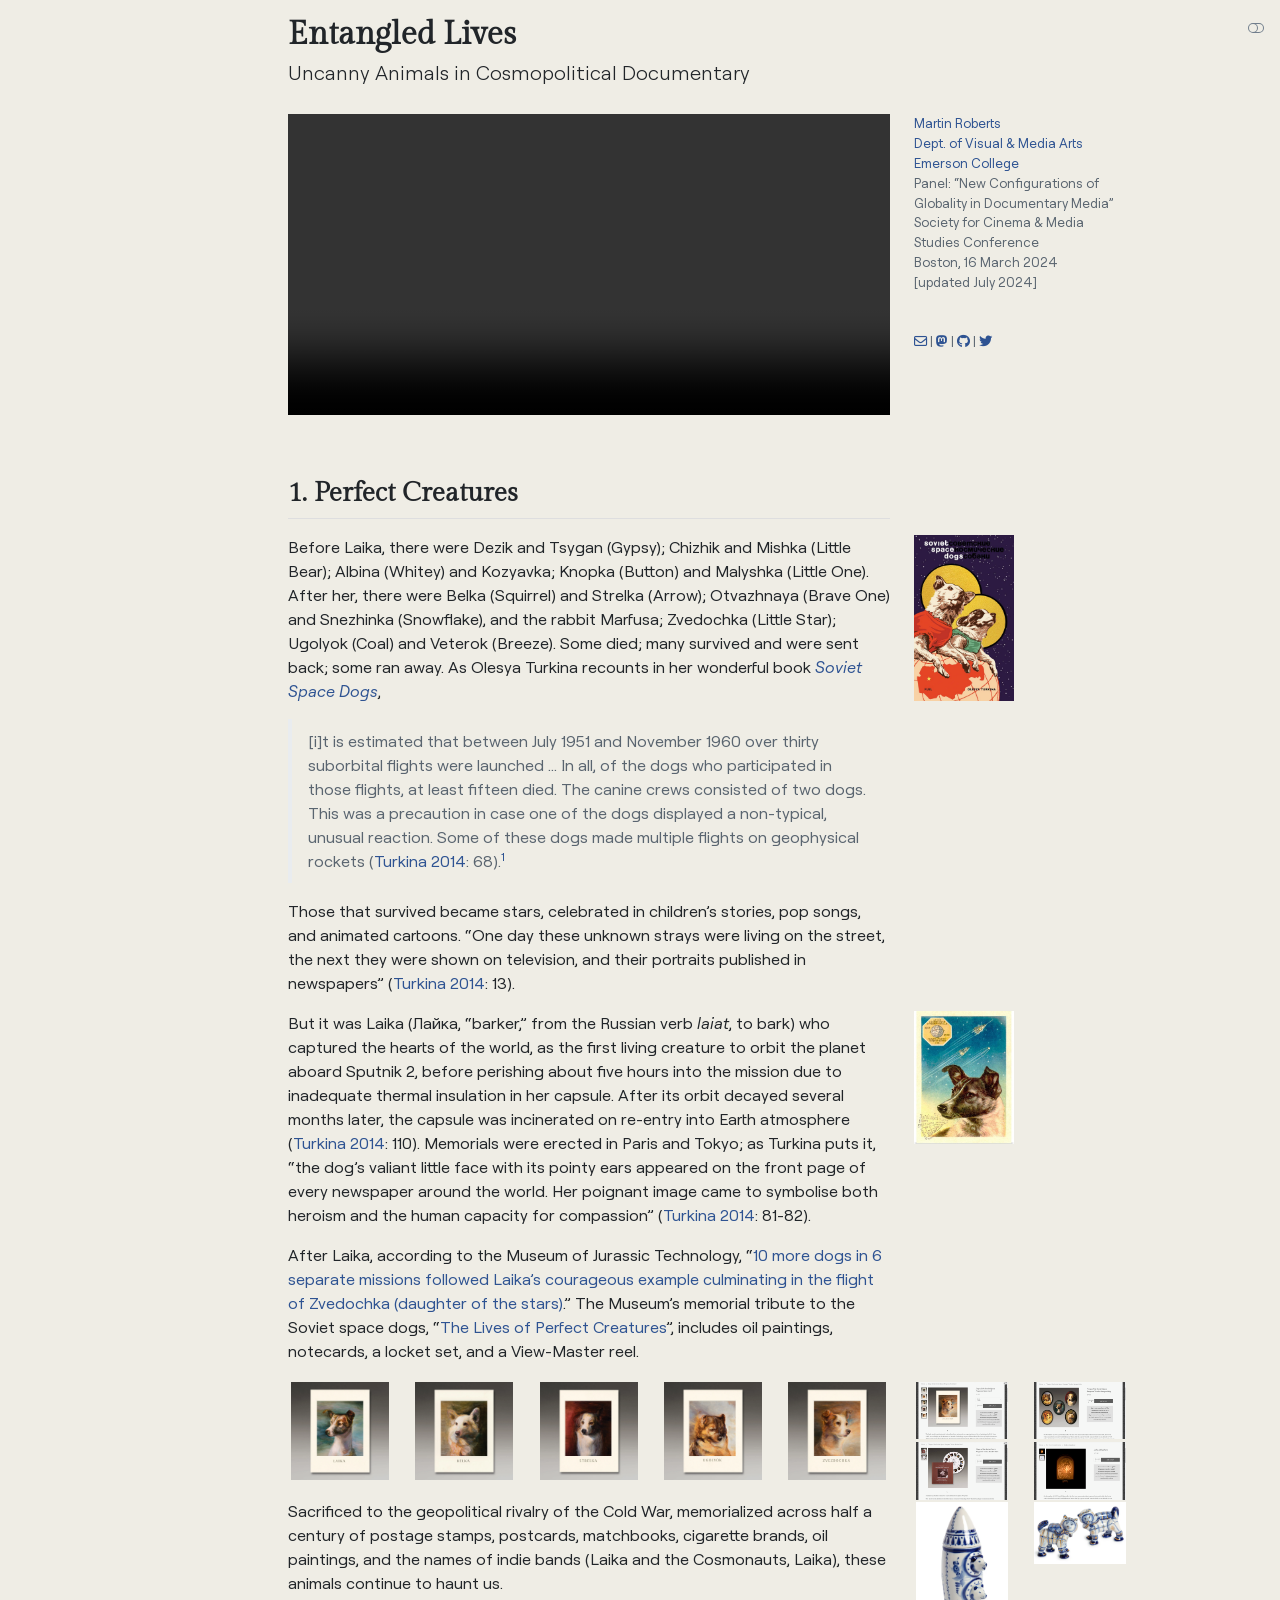
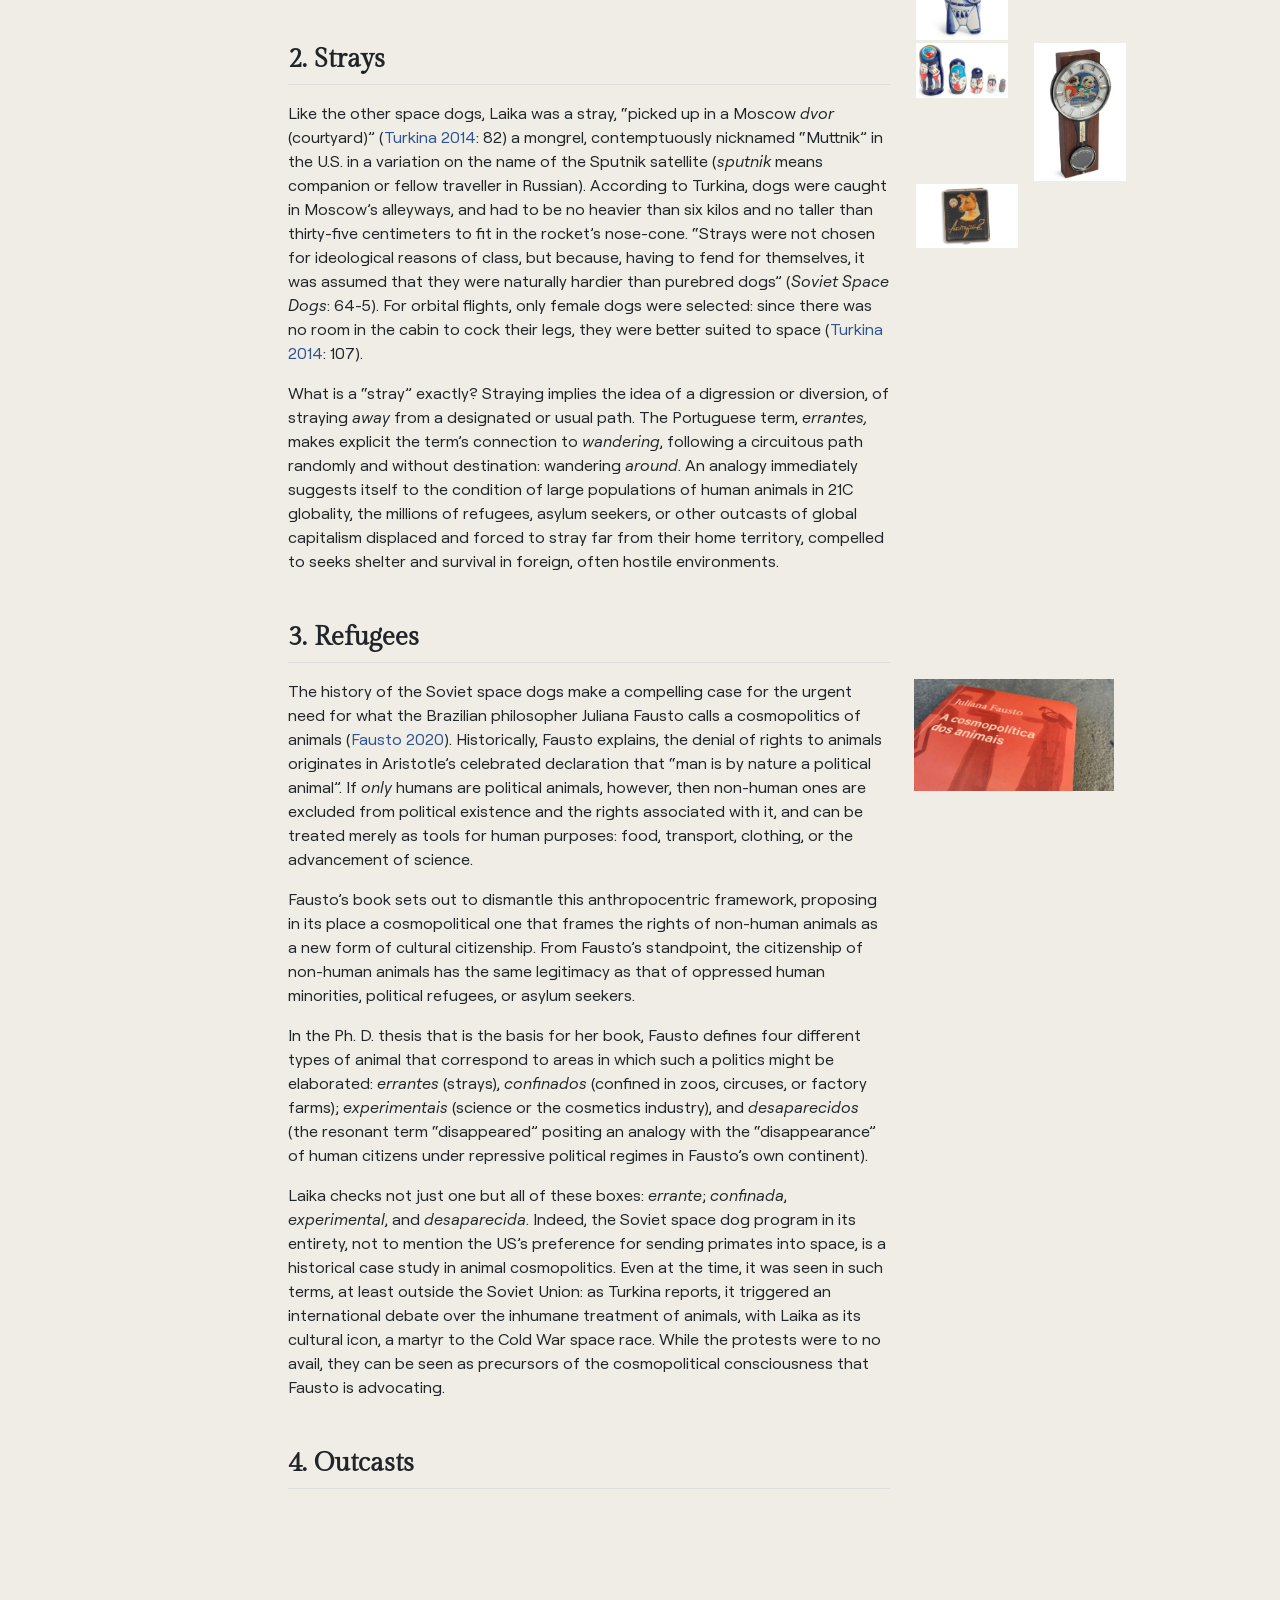
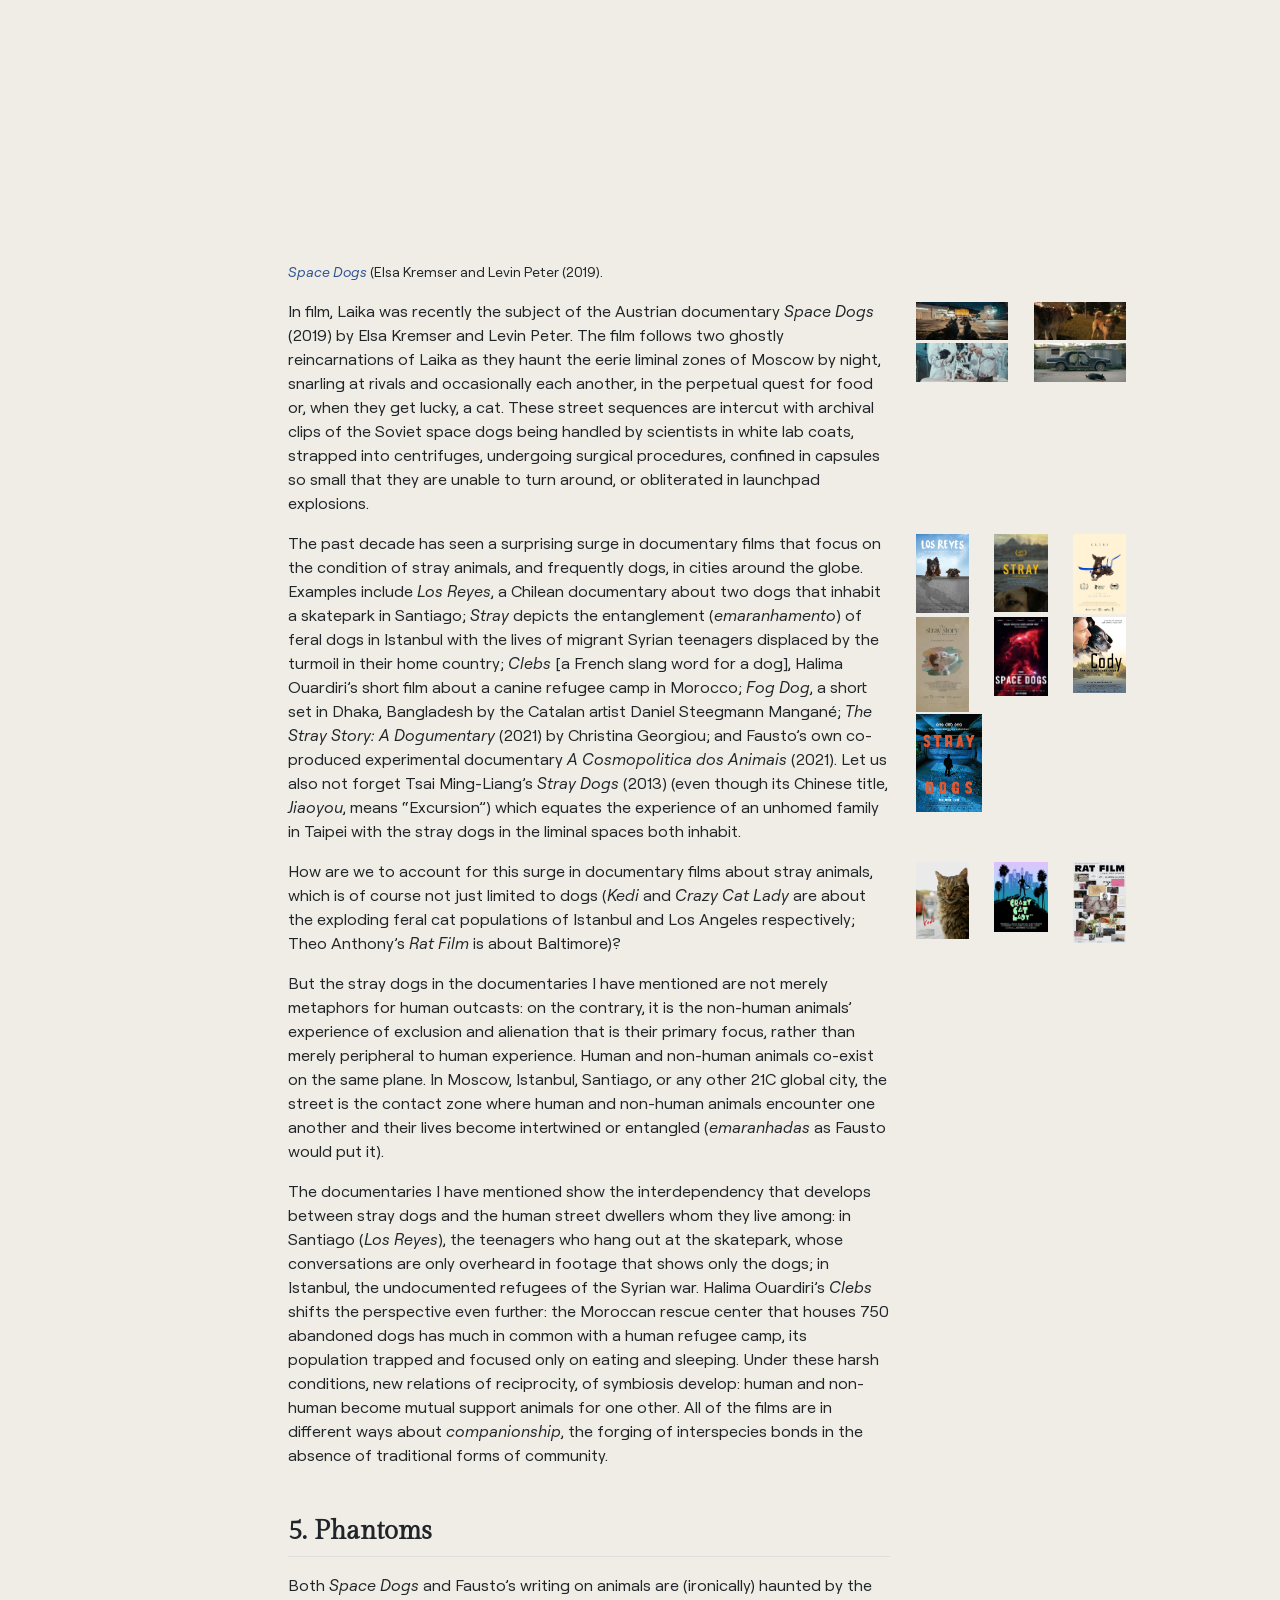
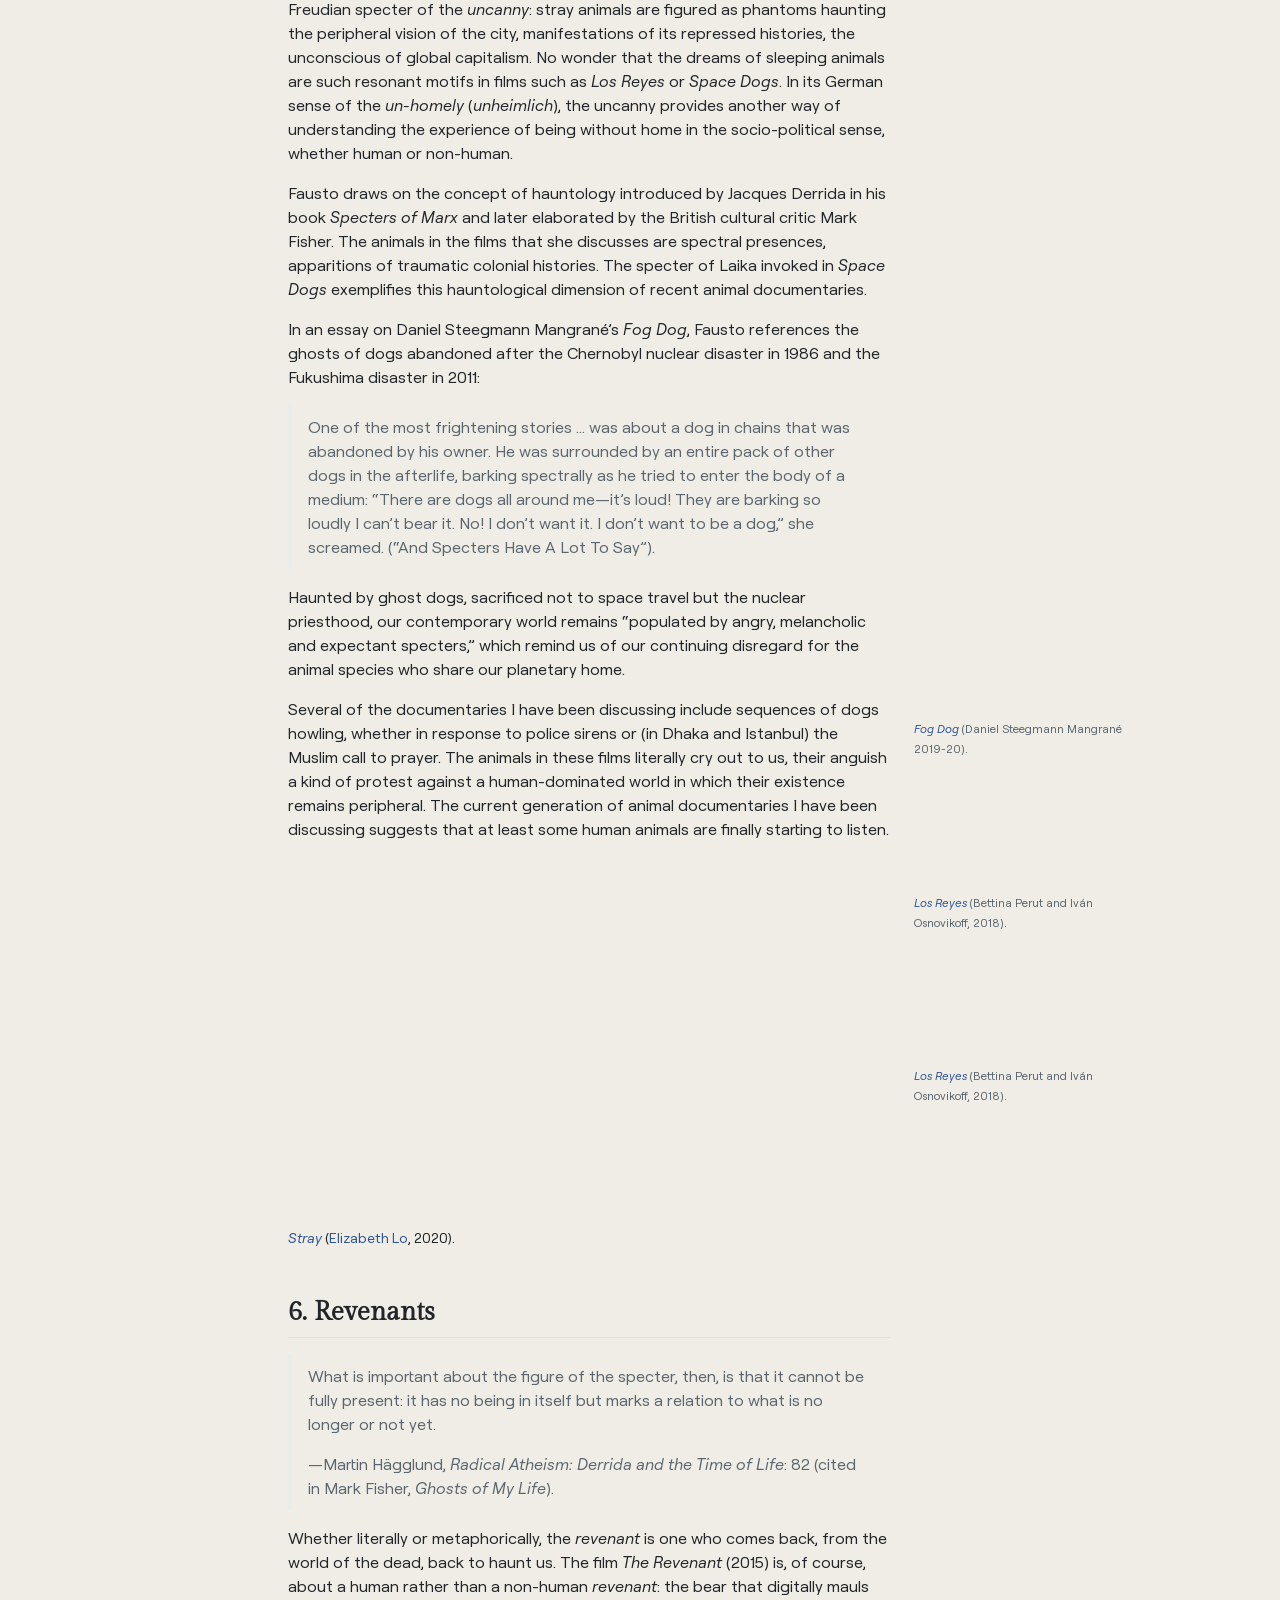
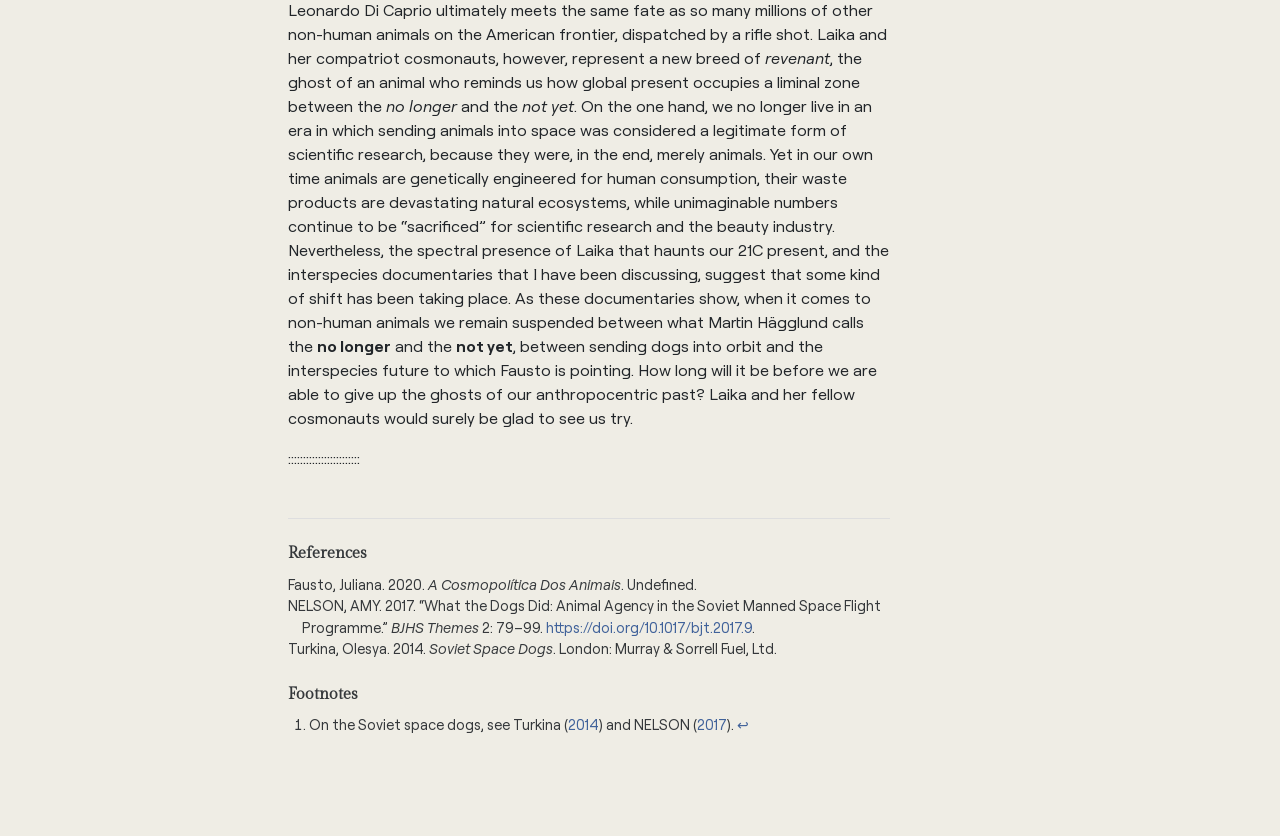
<file: index.html>
<!DOCTYPE html>
<html xmlns="http://www.w3.org/1999/xhtml" lang="en" xml:lang="en"><head>

<meta charset="utf-8">
<meta name="generator" content="quarto-1.9.37">

<meta name="viewport" content="width=device-width, initial-scale=1.0, user-scalable=yes">


<title>Entangled Lives</title>
<style>
/* Default styles provided by pandoc.
** See https://pandoc.org/MANUAL.html#variables-for-html for config info.
*/
code{white-space: pre-wrap;}
span.smallcaps{font-variant: small-caps;}
div.columns{display: flex; gap: min(4vw, 1.5em);}
div.column{flex: auto; overflow-x: auto;}
div.hanging-indent{margin-left: 1.5em; text-indent: -1.5em;}
ul.task-list{list-style: none;}
ul.task-list li input[type="checkbox"] {
  width: 0.8em;
  margin: 0 0.8em 0.2em -1em; /* quarto-specific, see https://github.com/quarto-dev/quarto-cli/issues/4556 */ 
  vertical-align: middle;
}
/* CSS for citations */
div.csl-bib-body { }
div.csl-entry {
  clear: both;
}
.hanging-indent div.csl-entry {
  margin-left:2em;
  text-indent:-2em;
}
div.csl-left-margin {
  min-width:2em;
  float:left;
}
div.csl-right-inline {
  margin-left:2em;
  padding-left:1em;
}
div.csl-indent {
  margin-left: 2em;
}</style>


<script src="index_files/libs/clipboard/clipboard.min.js"></script>
<script src="index_files/libs/quarto-html/quarto.js" type="module"></script>
<script src="index_files/libs/quarto-html/tabsets/tabsets.js" type="module"></script>
<script src="index_files/libs/quarto-html/popper.min.js"></script>
<script src="index_files/libs/quarto-html/tippy.umd.min.js"></script>
<script src="index_files/libs/quarto-html/anchor.min.js"></script>
<link href="index_files/libs/quarto-html/tippy.css" rel="stylesheet">
<link href="index_files/libs/quarto-html/quarto-syntax-highlighting-a56b7c6b522ccb1f63b75c7915281eb4.css" rel="stylesheet" class="quarto-color-scheme" id="quarto-text-highlighting-styles">
<link href="index_files/libs/quarto-html/quarto-syntax-highlighting-dark-b99d107b630bdb5d50ea8cbc10be31c8.css" rel="stylesheet" class="quarto-color-scheme quarto-color-alternate" id="quarto-text-highlighting-styles">
<link href="index_files/libs/quarto-html/quarto-syntax-highlighting-a56b7c6b522ccb1f63b75c7915281eb4.css" rel="stylesheet" class="quarto-color-scheme-extra" id="quarto-text-highlighting-styles">
<script src="index_files/libs/bootstrap/bootstrap.min.js"></script>
<link href="index_files/libs/bootstrap/bootstrap-icons.css" rel="stylesheet">
<link href="index_files/libs/bootstrap/bootstrap-6076979e9225821b8665267785e6689c.min.css" rel="stylesheet" append-hash="true" class="quarto-color-scheme" id="quarto-bootstrap" data-mode="light">
<link href="index_files/libs/bootstrap/bootstrap-dark-44763119f1b1d9db9c1cebb3f902e9c5.min.css" rel="stylesheet" append-hash="true" class="quarto-color-scheme quarto-color-alternate" id="quarto-bootstrap" data-mode="light">
<link href="index_files/libs/bootstrap/bootstrap-6076979e9225821b8665267785e6689c.min.css" rel="stylesheet" append-hash="true" class="quarto-color-scheme-extra" id="quarto-bootstrap" data-mode="light">
<link href="index_files/libs/quarto-contrib/fontawesome6-6.7.2/all.min.css" rel="stylesheet">
<link href="index_files/libs/quarto-contrib/fontawesome6-6.7.2/latex-fontsize.css" rel="stylesheet">
<script src="index_files/libs/quarto-contrib/glightbox/glightbox.min.js"></script>
<link href="index_files/libs/quarto-contrib/glightbox/glightbox.min.css" rel="stylesheet">
<link href="index_files/libs/quarto-contrib/glightbox/lightbox.css" rel="stylesheet">
<style>html{ scroll-behavior: smooth; }</style>
<style>
@font-face {
  font-family: "RoobertTRIAL";
  src: url("fonts/roobert-font-family/RoobertTRIALVF-BF67243fd545701.ttf") format("truetype");
  font-weight: 100 1000;
  font-style: normal;
  font-display: swap;
}
@font-face {
  font-family: "RoobertTRIAL";
  src: url("fonts/roobert-font-family/RoobertTRIAL-RegularItalic-BF67243fd5414aa.otf") format("opentype");
  font-weight: 400;
  font-style: italic;
  font-display: swap;
}
@font-face {
  font-family: "RoobertTRIAL";
  src: url("fonts/roobert-font-family/RoobertTRIAL-LightItalic-BF67243fd51b2c9.otf") format("opentype");
  font-weight: 300;
  font-style: italic;
  font-display: swap;
}
@font-face {
  font-family: "RoobertTRIAL";
  src: url("fonts/roobert-font-family/RoobertTRIAL-MediumItalic-BF67243fd54022e.otf") format("opentype");
  font-weight: 500;
  font-style: italic;
  font-display: swap;
}
@font-face {
  font-family: "RoobertTRIAL";
  src: url("fonts/roobert-font-family/RoobertTRIAL-SemiBoldItalic-BF67243fd5409dc.otf") format("opentype");
  font-weight: 600;
  font-style: italic;
  font-display: swap;
}
@font-face {
  font-family: "RoobertTRIAL";
  src: url("fonts/roobert-font-family/RoobertTRIAL-BoldItalic-BF67243fd540e4b.otf") format("opentype");
  font-weight: 700;
  font-style: italic;
  font-display: swap;
}
@font-face {
  font-family: "RoobertTRIAL";
  src: url("fonts/roobert-font-family/RoobertTRIAL-HeavyItalic-BF67243fd53f821.otf") format("opentype");
  font-weight: 800 1000;
  font-style: italic;
  font-display: swap;
}
</style>


<link rel="stylesheet" href="custom.scss">
</head>

<body class="quarto-light"><script id="quarto-html-before-body" type="application/javascript">
    const toggleBodyColorMode = (bsSheetEl) => {
      const mode = bsSheetEl.getAttribute("data-mode");
      const bodyEl = window.document.querySelector("body");
      if (mode === "dark") {
        bodyEl.classList.add("quarto-dark");
        bodyEl.classList.remove("quarto-light");
      } else {
        bodyEl.classList.add("quarto-light");
        bodyEl.classList.remove("quarto-dark");
      }
    }
    const toggleBodyColorPrimary = () => {
      const bsSheetEl = window.document.querySelector("link#quarto-bootstrap:not([rel=disabled-stylesheet])");
      if (bsSheetEl) {
        toggleBodyColorMode(bsSheetEl);
      }
    }
    const setColorSchemeToggle = (alternate) => {
      const toggles = window.document.querySelectorAll('.quarto-color-scheme-toggle');
      for (let i=0; i < toggles.length; i++) {
        const toggle = toggles[i];
        if (toggle) {
          if (alternate) {
            toggle.classList.add("alternate");
          } else {
            toggle.classList.remove("alternate");
          }
        }
      }
    };
    const toggleColorMode = (alternate) => {
      // Switch the stylesheets
      const primaryStylesheets = window.document.querySelectorAll('link.quarto-color-scheme:not(.quarto-color-alternate)');
      const alternateStylesheets = window.document.querySelectorAll('link.quarto-color-scheme.quarto-color-alternate');
      manageTransitions('#quarto-margin-sidebar .nav-link', false);
      if (alternate) {
        // note: dark is layered on light, we don't disable primary!
        enableStylesheet(alternateStylesheets);
        for (const sheetNode of alternateStylesheets) {
          if (sheetNode.id === "quarto-bootstrap") {
            toggleBodyColorMode(sheetNode);
          }
        }
      } else {
        disableStylesheet(alternateStylesheets);
        enableStylesheet(primaryStylesheets)
        toggleBodyColorPrimary();
      }
      manageTransitions('#quarto-margin-sidebar .nav-link', true);
      // Switch the toggles
      setColorSchemeToggle(alternate)
      // Hack to workaround the fact that safari doesn't
      // properly recolor the scrollbar when toggling (#1455)
      if (navigator.userAgent.indexOf('Safari') > 0 && navigator.userAgent.indexOf('Chrome') == -1) {
        manageTransitions("body", false);
        window.scrollTo(0, 1);
        setTimeout(() => {
          window.scrollTo(0, 0);
          manageTransitions("body", true);
        }, 40);
      }
    }
    const disableStylesheet = (stylesheets) => {
      for (let i=0; i < stylesheets.length; i++) {
        const stylesheet = stylesheets[i];
        stylesheet.rel = 'disabled-stylesheet';
      }
    }
    const enableStylesheet = (stylesheets) => {
      for (let i=0; i < stylesheets.length; i++) {
        const stylesheet = stylesheets[i];
        if(stylesheet.rel !== 'stylesheet') { // for Chrome, which will still FOUC without this check
          stylesheet.rel = 'stylesheet';
        }
      }
    }
    const manageTransitions = (selector, allowTransitions) => {
      const els = window.document.querySelectorAll(selector);
      for (let i=0; i < els.length; i++) {
        const el = els[i];
        if (allowTransitions) {
          el.classList.remove('notransition');
        } else {
          el.classList.add('notransition');
        }
      }
    }
    const isFileUrl = () => {
      return window.location.protocol === 'file:';
    }
    const hasAlternateSentinel = () => {
      let styleSentinel = getColorSchemeSentinel();
      if (styleSentinel !== null) {
        return styleSentinel === "alternate";
      } else {
        return false;
      }
    }
    const setStyleSentinel = (alternate) => {
      const value = alternate ? "alternate" : "default";
      if (!isFileUrl()) {
        window.localStorage.setItem("quarto-color-scheme", value);
      } else {
        localAlternateSentinel = value;
      }
    }
    const getColorSchemeSentinel = () => {
      if (!isFileUrl()) {
        const storageValue = window.localStorage.getItem("quarto-color-scheme");
        return storageValue != null ? storageValue : localAlternateSentinel;
      } else {
        return localAlternateSentinel;
      }
    }
    const toggleGiscusIfUsed = (isAlternate, darkModeDefault) => {
      const baseTheme = document.querySelector('#giscus-base-theme')?.value ?? 'light';
      const alternateTheme = document.querySelector('#giscus-alt-theme')?.value ?? 'dark';
      let newTheme = '';
      if(authorPrefersDark) {
        newTheme = isAlternate ? baseTheme : alternateTheme;
      } else {
        newTheme = isAlternate ? alternateTheme : baseTheme;
      }
      const changeGiscusTheme = () => {
        // From: https://github.com/giscus/giscus/issues/336
        const sendMessage = (message) => {
          const iframe = document.querySelector('iframe.giscus-frame');
          if (!iframe) return;
          iframe.contentWindow.postMessage({ giscus: message }, 'https://giscus.app');
        }
        sendMessage({
          setConfig: {
            theme: newTheme
          }
        });
      }
      const isGiscussLoaded = window.document.querySelector('iframe.giscus-frame') !== null;
      if (isGiscussLoaded) {
        changeGiscusTheme();
      }
    };
    const authorPrefersDark = false;
    const darkModeDefault = authorPrefersDark;
      document.querySelector('link#quarto-text-highlighting-styles.quarto-color-scheme-extra').rel = 'disabled-stylesheet';
      document.querySelector('link#quarto-bootstrap.quarto-color-scheme-extra').rel = 'disabled-stylesheet';
    let localAlternateSentinel = darkModeDefault ? 'alternate' : 'default';
    // Dark / light mode switch
    window.quartoToggleColorScheme = () => {
      // Read the current dark / light value
      let toAlternate = !hasAlternateSentinel();
      toggleColorMode(toAlternate);
      setStyleSentinel(toAlternate);
      toggleGiscusIfUsed(toAlternate, darkModeDefault);
      window.dispatchEvent(new Event('resize'));
    };
    // Switch to dark mode if need be
    if (hasAlternateSentinel()) {
      toggleColorMode(true);
    } else {
      toggleColorMode(false);
    }
  </script>

<div id="quarto-content" class="page-columns page-rows-contents page-layout-article">
<div id="quarto-margin-sidebar" class="sidebar margin-sidebar zindex-bottom">
</div>
<main class="content page-columns page-full" id="quarto-document-content">


<header id="title-block-header" class="quarto-title-block default">
<div class="quarto-title">
<h1 class="title">Entangled Lives</h1>
<p class="subtitle lead">Uncanny Animals in Cosmopolitical Documentary</p>
</div>



<div class="quarto-title-meta">

    
  
    
  </div>
  


</header>


<div>
<video autoplay="" loop="" muted="" playsinline="" controls="false" width="100%">
<source src="video/sd-cover.mp4" type="video/mp4">
</video>
</div>

<div class="no-row-height column-margin column-container"><div class="">
<p><a href="http://mroberts1.github.io/">Martin Roberts</a><br>
<a href="https://emerson.edu/academics/academic-departments/visual-media-arts">Dept. of Visual &amp; Media Arts</a><br>
<a href="https://emerson.edu/">Emerson College</a><br>
Panel: “New Configurations of Globality in Documentary Media”<br>
Society for Cinema &amp; Media Studies Conference<br>
Boston, 16 March 2024<br>
[updated July 2024]<br>
<br><br> <a href="mailto:martin_roberts@emerson.edu"><i class="fa-regular fa-envelope" aria-label="envelope"></i></a> | <a href="https://merveilles.town/@dokoissho"><i class="fa-brands fa-mastodon" aria-label="mastodon"></i></a> | <a href="https://github.com/mroberts1/"><i class="fa-brands fa-github" aria-label="github"></i></a> | <a href="https://twitter.com/mroberts_vma"><i class="fa-brands fa-twitter" aria-label="twitter"></i></a><br>
</p>
</div></div><p><br></p>
<section id="perfect-creatures" class="level2 page-columns page-full">
<h2 class="anchored" data-anchor-id="perfect-creatures">1. Perfect Creatures</h2>
<p>Before Laika, there were Dezik and Tsygan (Gypsy); Chizhik and Mishka (Little Bear); Albina (Whitey) and Kozyavka; Knopka (Button) and Malyshka (Little One). After her, there were Belka (Squirrel) and Strelka (Arrow); Otvazhnaya (Brave One) and Snezhinka (Snowflake), and the rabbit Marfusa; Zvedochka (Little Star); Ugolyok (Coal) and Veterok (Breeze). Some died; many survived and were sent back; some ran away. As Olesya Turkina recounts in her wonderful book <a href="https://fuel-design.com/publishing/soviet-space-dogs/"><em>Soviet Space Dogs</em></a>,</p>

<div class="no-row-height column-margin column-container"><div class="">
<p><a href="https://fuel-design.com/publishing/soviet-space-dogs/"><img src="img/sd-book-cover.jpg" class="img-fluid" width="100"></a></p>
</div><div class="">
<p><br> <br> <br></p>
<div style="padding:75% 0 0 0;position:relative;">
<iframe src="https://player.vimeo.com/video/924348494?h=e9d89c330e&amp;autoplay=0&amp;loop=1&amp;title=0&amp;byline=0&amp;portrait=0" style="position:absolute;top:0;left:0;width:100%;height:100%;" frameborder="0" allow="autoplay; fullscreen; picture-in-picture" allowfullscreen="">
</iframe>
</div>
<script src="https://player.vimeo.com/api/player.js"></script>
</div></div>
<blockquote class="blockquote">
<p>[i]t is estimated that between July 1951 and November 1960 over thirty suborbital flights were launched … In all, of the dogs who participated in those flights, at least fifteen died. The canine crews consisted of two dogs. This was a precaution in case one of the dogs displayed a non-typical, unusual reaction. Some of these dogs made multiple flights on geophysical rockets <span class="citation" data-cites="soviet_turkina_2014">(<a href="#ref-soviet_turkina_2014" role="doc-biblioref">Turkina 2014</a>: 68)</span>.<a href="#fn1" class="footnote-ref" id="fnref1" role="doc-noteref"><sup>1</sup></a></p>
</blockquote>
<p>Those that survived became stars, celebrated in children’s stories, pop songs, and animated cartoons. “One day these unknown strays were living on the street, the next they were shown on television, and their portraits published in newspapers” <span class="citation" data-cites="soviet_turkina_2014">(<a href="#ref-soviet_turkina_2014" role="doc-biblioref">Turkina 2014</a>: 13)</span>.</p>
<p>But it was Laika (Лайка, “barker,” from the Russian verb <em>laiat</em>, to bark) who captured the hearts of the world, as the first living creature to orbit the planet aboard Sputnik 2, before perishing about five hours into the mission due to inadequate thermal insulation in her capsule. After its orbit decayed several months later, the capsule was incinerated on re-entry into Earth atmosphere <span class="citation" data-cites="soviet_turkina_2014">(<a href="#ref-soviet_turkina_2014" role="doc-biblioref">Turkina 2014</a>: 110)</span>. Memorials were erected in Paris and Tokyo; as Turkina puts it, “the dog’s valiant little face with its pointy ears appeared on the front page of every newspaper around the world. Her poignant image came to symbolise both heroism and the human capacity for compassion” <span class="citation" data-cites="soviet_turkina_2014">(<a href="#ref-soviet_turkina_2014" role="doc-biblioref">Turkina 2014</a>: 81-82)</span>.</p>

<div class="no-row-height column-margin column-container"><div class="">
<p><a href="img/laika-postcard.jpg" class="lightbox" data-gallery="quarto-lightbox-gallery-1"><img src="img/laika-postcard.jpg" class="img-fluid" width="100"></a></p>
</div></div><p>After Laika, according to the Museum of Jurassic Technology, “<a href="https://www.mjtgiftshop.org/products/dogs-of-the-soviet-space-program-notecards">10 more dogs in 6 separate missions followed Laika’s courageous example culminating in the flight of Zvedochka (daughter of the stars)</a>.” The Museum’s memorial tribute to the Soviet space dogs, “<a href="https://www.mjt.org/recentaddtions/creatures.html">The Lives of Perfect Creatures</a>”, includes oil paintings, notecards, a locket set, and a View-Master reel.</p>
<div class="quarto-layout-panel" data-layout="[1, 1, 1, 1, 1]">
<div class="quarto-layout-row">
<div class="quarto-layout-cell" style="flex-basis: 20.0%;justify-content: center;">
<p><a href="img/ssd-portraits/laika.webp" class="lightbox" data-gallery="ssd-portraits"><img src="img/ssd-portraits/laika.webp" class="img-fluid"></a></p>
</div>
<div class="quarto-layout-cell" style="flex-basis: 20.0%;justify-content: center;">
<p><a href="img/ssd-portraits/belka.webp" class="lightbox" data-gallery="ssd-portraits"><img src="img/ssd-portraits/belka.webp" class="img-fluid"></a></p>
</div>
<div class="quarto-layout-cell" style="flex-basis: 20.0%;justify-content: center;">
<p><a href="img/ssd-portraits/strelka.webp" class="lightbox" data-gallery="ssd-portraits"><img src="img/ssd-portraits/strelka.webp" class="img-fluid"></a></p>
</div>
<div class="quarto-layout-cell" style="flex-basis: 20.0%;justify-content: center;">
<p><a href="img/ssd-portraits/ugolyok.webp" class="lightbox" data-gallery="ssd-portraits"><img src="img/ssd-portraits/ugolyok.webp" class="img-fluid"></a></p>
</div>
<div class="quarto-layout-cell" style="flex-basis: 20.0%;justify-content: center;">
<p><a href="img/ssd-portraits/zvedochka.webp" class="lightbox" data-gallery="ssd-portraits"><img src="img/ssd-portraits/zvedochka.webp" class="img-fluid"></a></p>
</div>
</div>
</div>

<div class="no-row-height column-margin column-container"><div class="">
<div class="quarto-layout-panel" data-layout-ncol="2">
<div class="quarto-layout-row">
<div class="quarto-layout-cell" style="flex-basis: 50.0%;justify-content: center;">
<p><a href="img/mjt/mjt1.png" class="lightbox" data-gallery="mjt"><img src="img/mjt/mjt1.png" class="img-fluid"></a></p>
</div>
<div class="quarto-layout-cell" style="flex-basis: 50.0%;justify-content: center;">
<p><a href="img/mjt/mjt2.png" class="lightbox" data-gallery="mjt"><img src="img/mjt/mjt2.png" class="img-fluid"></a></p>
</div>
</div>
<div class="quarto-layout-row">
<div class="quarto-layout-cell" style="flex-basis: 50.0%;justify-content: center;">
<p><a href="img/mjt/mjt3.png" class="lightbox" data-gallery="mjt"><img src="img/mjt/mjt3.png" class="img-fluid"></a></p>
</div>
<div class="quarto-layout-cell" style="flex-basis: 50.0%;justify-content: center;">
<p><a href="img/mjt/mjt4.png" class="lightbox" data-gallery="mjt"><img src="img/mjt/mjt4.png" class="img-fluid"></a></p>
</div>
</div>
</div>
</div></div><p>Sacrificed to the geopolitical rivalry of the Cold War, memorialized across half a century of postage stamps, postcards, matchbooks, cigarette brands, oil paintings, and the names of indie bands (Laika and the Cosmonauts, Laika), these animals continue to haunt us.</p>

<div class="no-row-height column-margin column-container"><div class="">
<div class="quarto-layout-panel" data-layout-ncol="2">
<div class="quarto-layout-row">
<div class="quarto-layout-cell" style="flex-basis: 50.0%;justify-content: center;">
<p><a href="img/martin-parr/porcelain1.webp" class="lightbox" data-gallery="martin-parr"><img src="img/martin-parr/porcelain1.webp" class="img-fluid"></a></p>
</div>
<div class="quarto-layout-cell" style="flex-basis: 50.0%;justify-content: center;">
<p><a href="img/martin-parr/porcelain2.webp" class="lightbox" data-gallery="martin-parr"><img src="img/martin-parr/porcelain2.webp" class="img-fluid"></a></p>
</div>
</div>
<div class="quarto-layout-row">
<div class="quarto-layout-cell" style="flex-basis: 50.0%;justify-content: center;">
<p><a href="img/martin-parr/matryoshka.webp" class="lightbox" data-gallery="martin-parr"><img src="img/martin-parr/matryoshka.webp" class="img-fluid"></a></p>
</div>
<div class="quarto-layout-cell" style="flex-basis: 50.0%;justify-content: center;">
<p><a href="img/martin-parr/clock.webp" class="lightbox" data-gallery="martin-parr"><img src="img/martin-parr/clock.webp" class="img-fluid"></a></p>
</div>
</div>
<div class="quarto-layout-row">
<div class="quarto-layout-cell" style="flex-basis: 50.0%;justify-content: center;">
<p><a href="img/martin-parr/cigarette-case.webp" class="lightbox" data-gallery="martin-parr"><img src="img/martin-parr/cigarette-case.webp" class="img-fluid"></a></p>
</div>
</div>
</div>
</div></div></section>
<section id="strays" class="level2">
<h2 class="anchored" data-anchor-id="strays">2. Strays</h2>
<p>Like the other space dogs, Laika was a stray, “picked up in a Moscow <em>dvor</em> (courtyard)” <span class="citation" data-cites="soviet_turkina_2014">(<a href="#ref-soviet_turkina_2014" role="doc-biblioref">Turkina 2014</a>: 82)</span> a mongrel, contemptuously nicknamed “Muttnik” in the U.S. in a variation on the name of the Sputnik satellite (<em>sputnik</em> means companion or fellow traveller in Russian). According to Turkina, dogs were caught in Moscow’s alleyways, and had to be no heavier than six kilos and no taller than thirty-five centimeters to fit in the rocket’s nose-cone. “Strays were not chosen for ideological reasons of class, but because, having to fend for themselves, it was assumed that they were naturally hardier than purebred dogs” (<em>Soviet Space Dogs</em>: 64-5). For orbital flights, only female dogs were selected: since there was no room in the cabin to cock their legs, they were better suited to space <span class="citation" data-cites="soviet_turkina_2014">(<a href="#ref-soviet_turkina_2014" role="doc-biblioref">Turkina 2014</a>: 107)</span>.</p>
<p>What is a “stray” exactly? Straying implies the idea of a digression or diversion, of straying <em>away</em> from a designated or usual path. The Portuguese term, <em>errantes,</em> makes explicit the term’s connection to <em>wandering</em>, following a circuitous path randomly and without destination: wandering <em>around</em>. An analogy immediately suggests itself to the condition of large populations of human animals in 21C globality, the millions of refugees, asylum seekers, or other outcasts of global capitalism displaced and forced to stray far from their home territory, compelled to seeks shelter and survival in foreign, often hostile environments.</p>
</section>
<section id="refugees" class="level2 page-columns page-full">
<h2 class="anchored" data-anchor-id="refugees">3. Refugees</h2>
<p>The history of the Soviet space dogs make a compelling case for the urgent need for what the Brazilian philosopher Juliana Fausto calls a cosmopolitics of animals <span class="citation" data-cites="a_fausto_2020">(<a href="#ref-a_fausto_2020" role="doc-biblioref">Fausto 2020</a>)</span>. Historically, Fausto explains, the denial of rights to animals originates in Aristotle’s celebrated declaration that “man is by nature a political animal”. If <em>only</em> humans are political animals, however, then non-human ones are excluded from political existence and the rights associated with it, and can be treated merely as tools for human purposes: food, transport, clothing, or the advancement of science.</p>

<div class="no-row-height column-margin column-container"><div class="">
<p><a href="img/fausto-cover.png" class="lightbox" data-gallery="quarto-lightbox-gallery-16"><img src="img/fausto-cover.png" class="img-fluid" width="200"></a></p>
</div></div><p>Fausto’s book sets out to dismantle this anthropocentric framework, proposing in its place a cosmopolitical one that frames the rights of non-human animals as a new form of cultural citizenship. From Fausto’s standpoint, the citizenship of non-human animals has the same legitimacy as that of oppressed human minorities, political refugees, or asylum seekers.</p>
<p>In the Ph. D. thesis that is the basis for her book, Fausto defines four different types of animal that correspond to areas in which such a politics might be elaborated: <em>errantes</em> (strays), <em>confinados</em> (confined in zoos, circuses, or factory farms); <em>experimentais</em> (science or the cosmetics industry), and <em>desaparecidos</em> (the resonant term “disappeared” positing an analogy with the “disappearance” of human citizens under repressive political regimes in Fausto’s own continent).</p>
<p>Laika checks not just one but all of these boxes: <em>errante</em>; <em>confinada</em>, <em>experimental</em>, and <em>desaparecida</em>. Indeed, the Soviet space dog program in its entirety, not to mention the US’s preference for sending primates into space, is a historical case study in animal cosmopolitics. Even at the time, it was seen in such terms, at least outside the Soviet Union: as Turkina reports, it triggered an international debate over the inhumane treatment of animals, with Laika as its cultural icon, a martyr to the Cold War space race. While the protests were to no avail, they can be seen as precursors of the cosmopolitical consciousness that Fausto is advocating.</p>
</section>
<section id="outcasts" class="level2 page-columns page-full">
<h2 class="anchored" data-anchor-id="outcasts">4. Outcasts</h2>
<div class="quarto-video ratio ratio-16x9"><iframe data-external="1" src="https://player.vimeo.com/video/982456252" frameborder="0" title="" allow="autoplay; fullscreen; picture-in-picture" allowfullscreen=""></iframe></div>
<p><small><a href="https://www.raumzeitfilm.com/film/en-spacedogs/"><em>Space Dogs</em></a> (Elsa Kremser and Levin Peter (2019).</small></p>
<p>In film, Laika was recently the subject of the Austrian documentary <em>Space Dogs</em> (2019) by Elsa Kremser and Levin Peter. The film follows two ghostly reincarnations of Laika as they haunt the eerie liminal zones of Moscow by night, snarling at rivals and occasionally each another, in the perpetual quest for food or, when they get lucky, a cat. These street sequences are intercut with archival clips of the Soviet space dogs being handled by scientists in white lab coats, strapped into centrifuges, undergoing surgical procedures, confined in capsules so small that they are unable to turn around, or obliterated in launchpad explosions.</p>

<div class="no-row-height column-margin column-container"><div class="">
<div class="quarto-layout-panel" data-layout-ncol="2">
<div class="quarto-layout-row">
<div class="quarto-layout-cell" style="flex-basis: 50.0%;justify-content: center;">
<p><a href="img/space-dogs/sd1.jpg" class="lightbox" data-gallery="space-dogs"><img src="img/space-dogs/sd1.jpg" class="img-fluid" width="200"></a></p>
</div>
<div class="quarto-layout-cell" style="flex-basis: 50.0%;justify-content: center;">
<p><a href="img/space-dogs/sd3.jpg" class="lightbox" data-gallery="space-dogs"><img src="img/space-dogs/sd3.jpg" class="img-fluid" width="200"></a></p>
</div>
</div>
<div class="quarto-layout-row">
<div class="quarto-layout-cell" style="flex-basis: 50.0%;justify-content: center;">
<p><a href="img/space-dogs/sd2.jpg" class="lightbox" data-gallery="space-dogs"><img src="img/space-dogs/sd2.jpg" class="img-fluid" width="200"></a></p>
</div>
<div class="quarto-layout-cell" style="flex-basis: 50.0%;justify-content: center;">
<p><a href="img/space-dogs/sd4.jpg" class="lightbox" data-gallery="space-dogs"><img src="img/space-dogs/sd4.jpg" class="img-fluid" width="200"></a></p>
</div>
</div>
</div>
</div></div><p>The past decade has seen a surprising surge in documentary films that focus on the condition of stray animals, and frequently dogs, in cities around the globe. Examples include <em>Los Reyes</em>, a Chilean documentary about two dogs that inhabit a skatepark in Santiago; <em>Stray</em> depicts the entanglement (<em>emaranhamento</em>) of feral dogs in Istanbul with the lives of migrant Syrian teenagers displaced by the turmoil in their home country; <em>Clebs</em> [a French slang word for a dog], Halima Ouardiri’s short film about a canine refugee camp in Morocco; <em>Fog Dog</em>, a short set in Dhaka, Bangladesh by the Catalan artist Daniel Steegmann Mangané; <em>The Stray Story: A Dogumentary</em> (2021) by Christina Georgiou; and Fausto’s own co-produced experimental documentary <em>A Cosmopolitica dos Animais</em> (2021). Let us also not forget Tsai Ming-Liang’s <em>Stray Dogs</em> (2013) (even though its Chinese title, <em>Jiaoyou</em>, means “Excursion”) which equates the experience of an unhomed family in Taipei with the stray dogs in the liminal spaces both inhabit.</p>

<div class="no-row-height column-margin column-container"><div class="">
<div class="quarto-layout-panel" data-layout-ncol="3">
<div class="quarto-layout-row">
<div class="quarto-layout-cell" style="flex-basis: 33.3%;justify-content: center;">
<p><a href="img/movie-posters/los-reyes.jpg" class="lightbox" data-gallery="movie-posters"><img src="img/movie-posters/los-reyes.jpg" class="img-fluid" width="100"></a></p>
</div>
<div class="quarto-layout-cell" style="flex-basis: 33.3%;justify-content: center;">
<p><a href="img/movie-posters/stray-poster.jpg" class="lightbox" data-gallery="movie-posters"><img src="img/movie-posters/stray-poster.jpg" class="img-fluid" width="100"></a></p>
</div>
<div class="quarto-layout-cell" style="flex-basis: 33.3%;justify-content: center;">
<p><a href="img/movie-posters/clebs.jpg" class="lightbox" data-gallery="movie-posters"><img src="img/movie-posters/clebs.jpg" class="img-fluid" width="100"></a></p>
</div>
</div>
<div class="quarto-layout-row">
<div class="quarto-layout-cell" style="flex-basis: 33.3%;justify-content: center;">
<p><a href="img/movie-posters/stray-story.jpg" class="lightbox" data-gallery="movie-posters"><img src="img/movie-posters/stray-story.jpg" class="img-fluid" width="100"></a></p>
</div>
<div class="quarto-layout-cell" style="flex-basis: 33.3%;justify-content: center;">
<p><a href="img/movie-posters/space-dogs-poster.jpg" class="lightbox" data-gallery="movie-posters"><img src="img/movie-posters/space-dogs-poster.jpg" class="img-fluid" width="100"></a></p>
</div>
<div class="quarto-layout-cell" style="flex-basis: 33.3%;justify-content: center;">
<p><a href="img/movie-posters/cody.jpg" class="lightbox" data-gallery="movie-posters"><img src="img/movie-posters/cody.jpg" class="img-fluid" width="100"></a></p>
</div>
</div>
<div class="quarto-layout-row">
<div class="quarto-layout-cell" style="flex-basis: 33.3%;justify-content: center;">
<p><a href="img/movie-posters/stray-dogs.jpg" class="lightbox" data-gallery="movie-posters"><img src="img/movie-posters/stray-dogs.jpg" class="img-fluid" width="100"></a></p>
</div>
</div>
</div>
</div></div><p>How are we to account for this surge in documentary films about stray animals, which is of course not just limited to dogs (<em>Kedi</em> and <em>Crazy Cat Lady</em> are about the exploding feral cat populations of Istanbul and Los Angeles respectively; Theo Anthony’s <em>Rat Film</em> is about Baltimore)?</p>

<div class="no-row-height column-margin column-container"><div class="">
<div class="quarto-layout-panel" data-layout-ncol="3">
<div class="quarto-layout-row">
<div class="quarto-layout-cell" style="flex-basis: 33.3%;justify-content: center;">
<p><a href="img/movie-posters/kedi.jpg" class="lightbox" data-gallery="movie-posters"><img src="img/movie-posters/kedi.jpg" class="img-fluid" width="100"></a></p>
</div>
<div class="quarto-layout-cell" style="flex-basis: 33.3%;justify-content: center;">
<p><a href="img/movie-posters/ccl.jpg" class="lightbox" data-gallery="movie-posters"><img src="img/movie-posters/ccl.jpg" class="img-fluid" width="100"></a></p>
</div>
<div class="quarto-layout-cell" style="flex-basis: 33.3%;justify-content: center;">
<p><a href="img/movie-posters/rat-film.jpg" class="lightbox" data-gallery="movie-posters"><img src="img/movie-posters/rat-film.jpg" class="img-fluid" width="100"></a></p>
</div>
</div>
</div>
</div></div><p>But the stray dogs in the documentaries I have mentioned are not merely metaphors for human outcasts: on the contrary, it is the non-human animals’ experience of exclusion and alienation that is their primary focus, rather than merely peripheral to human experience. Human and non-human animals co-exist on the same plane. In Moscow, Istanbul, Santiago, or any other 21C global city, the street is the contact zone where human and non-human animals encounter one another and their lives become intertwined or entangled (<em>emaranhadas</em> as Fausto would put it).</p>
<p>The documentaries I have mentioned show the interdependency that develops between stray dogs and the human street dwellers whom they live among: in Santiago (<em>Los Reyes</em>), the teenagers who hang out at the skatepark, whose conversations are only overheard in footage that shows only the dogs; in Istanbul, the undocumented refugees of the Syrian war. Halima Ouardiri’s <em>Clebs</em> shifts the perspective even further: the Moroccan rescue center that houses 750 abandoned dogs has much in common with a human refugee camp, its population trapped and focused only on eating and sleeping. Under these harsh conditions, new relations of reciprocity, of symbiosis develop: human and non-human become mutual support animals for one other. All of the films are in different ways about <em>companionship</em>, the forging of interspecies bonds in the absence of traditional forms of community.</p>
</section>
<section id="phantoms" class="level2 page-columns page-full">
<h2 class="anchored" data-anchor-id="phantoms">5. Phantoms</h2>
<p>Both <em>Space Dogs</em> and Fausto’s writing on animals are (ironically) haunted by the Freudian specter of the <em>uncanny</em>: stray animals are figured as phantoms haunting the peripheral vision of the city, manifestations of its repressed histories, the unconscious of global capitalism. No wonder that the dreams of sleeping animals are such resonant motifs in films such as <em>Los Reyes</em> or <em>Space Dogs</em>. In its German sense of the <em>un-homely</em> (<em>unheimlich</em>), the uncanny provides another way of understanding the experience of being without home in the socio-political sense, whether human or non-human.</p>
<p>Fausto draws on the concept of hauntology introduced by Jacques Derrida in his book <em>Specters of Marx</em> and later elaborated by the British cultural critic Mark Fisher. The animals in the films that she discusses are spectral presences, apparitions of traumatic colonial histories. The specter of Laika invoked in <em>Space Dogs</em> exemplifies this hauntological dimension of recent animal documentaries.</p>
<p>In an essay on Daniel Steegmann Mangrané’s <em>Fog Dog</em>, Fausto references the ghosts of dogs abandoned after the Chernobyl nuclear disaster in 1986 and the Fukushima disaster in 2011:</p>
<blockquote class="blockquote">
<p>One of the most frightening stories … was about a dog in chains that was abandoned by his owner. He was surrounded by an entire pack of other dogs in the afterlife, barking spectrally as he tried to enter the body of a medium: “There are dogs all around me—it’s loud! They are barking so loudly I can’t bear it. No! I don’t want it. I don’t want to be a dog,” she screamed. (“And Specters Have A Lot To Say”).</p>
</blockquote>
<p>Haunted by ghost dogs, sacrificed not to space travel but the nuclear priesthood, our contemporary world remains “populated by angry, melancholic and expectant specters,” which remind us of our continuing disregard for the animal species who share our planetary home.</p>

<div class="no-row-height column-margin column-container"><div class="">
<div class="video-caption">
<p></p><div class="quarto-video ratio ratio-16x9"><iframe data-external="1" src="https://player.vimeo.com/video/924348564" frameborder="0" title="" allow="autoplay; fullscreen; picture-in-picture" allowfullscreen=""></iframe></div> <span class="small"><a href="https://youtu.be/biKYMQnuICI"><em>Fog Dog</em></a> (Daniel Steegmann Mangrané 2019-20).</span><p></p>
</div>
<div class="video-caption">
<p></p><div class="quarto-video ratio ratio-16x9"><iframe data-external="1" src="https://player.vimeo.com/video/924348579" frameborder="0" title="" allow="autoplay; fullscreen; picture-in-picture" allowfullscreen=""></iframe></div> <span class="small"><a href="https://grasshopperfilm.com/film/los-reyes/"><em>Los Reyes</em></a> (Bettina Perut and Iván Osnovikoff, 2018).</span><p></p>
</div>
<div class="video-caption">
<p></p><div class="quarto-video ratio ratio-16x9"><iframe data-external="1" src="https://player.vimeo.com/video/924348542" frameborder="0" title="" allow="autoplay; fullscreen; picture-in-picture" allowfullscreen=""></iframe></div> <span class="small"><a href="https://grasshopperfilm.com/film/los-reyes/"><em>Los Reyes</em></a> (Bettina Perut and Iván Osnovikoff, 2018).</span><p></p>
</div>
</div></div><p>Several of the documentaries I have been discussing include sequences of dogs howling, whether in response to police sirens or (in Dhaka and Istanbul) the Muslim call to prayer. The animals in these films literally cry out to us, their anguish a kind of protest against a human-dominated world in which their existence remains peripheral. The current generation of animal documentaries I have been discussing suggests that at least some human animals are finally starting to listen.</p>
<p></p><div class="quarto-video ratio ratio-16x9"><iframe data-external="1" src="https://player.vimeo.com/video/924348601" frameborder="0" title="" allow="autoplay; fullscreen; picture-in-picture" allowfullscreen=""></iframe></div> <span class="small"><a href="https://www.straymovie.com/"><em>Stray</em></a> (<a href="https://www.elizabeth-lo.com/">Elizabeth Lo</a>, 2020).</span><p></p>
</section>
<section id="revenants" class="level2">
<h2 class="anchored" data-anchor-id="revenants">6. Revenants</h2>
<blockquote class="blockquote">
<p>What is important about the figure of the specter, then, is that it cannot be fully present: it has no being in itself but marks a relation to what is no longer or not yet.</p>
<p>—Martin Hägglund, <em>Radical Atheism: Derrida and the Time of Life</em>: 82 (cited in Mark Fisher, <em>Ghosts of My Life</em>).</p>
</blockquote>
<p>Whether literally or metaphorically, the <em>revenant</em> is one who comes back, from the world of the dead, back to haunt us. The film <em>The Revenant</em> (2015) is, of course, about a human rather than a non-human <em>revenant</em>: the bear that digitally mauls Leonardo Di Caprio ultimately meets the same fate as so many millions of other non-human animals on the American frontier, dispatched by a rifle shot. Laika and her compatriot cosmonauts, however, represent a new breed of <em>revenant</em>, the ghost of an animal who reminds us how global present occupies a liminal zone between the <em>no longer</em> and the <em>not yet</em>. On the one hand, we no longer live in an era in which sending animals into space was considered a legitimate form of scientific research, because they were, in the end, merely animals. Yet in our own time animals are genetically engineered for human consumption, their waste products are devastating natural ecosystems, while unimaginable numbers continue to be “sacrificed” for scientific research and the beauty industry. Nevertheless, the spectral presence of Laika that haunts our 21C present, and the interspecies documentaries that I have been discussing, suggest that some kind of shift has been taking place. As these documentaries show, when it comes to non-human animals we remain suspended between what Martin Hägglund calls the <strong>no longer</strong> and the <strong>not yet</strong>, between sending dogs into orbit and the interspecies future to which Fausto is pointing. How long will it be before we are able to give up the ghosts of our anthropocentric past? Laika and her fellow cosmonauts would surely be glad to see us try.</p>
<p>::::::::::::::::::::::::</p>
</section>
<div id="quarto-appendix" class="default"><section class="quarto-appendix-contents" role="doc-bibliography" id="quarto-bibliography"><h2 class="anchored quarto-appendix-heading">References</h2><div id="refs" class="references csl-bib-body hanging-indent" role="list">
<div id="ref-a_fausto_2020" class="csl-entry" role="listitem">
Fausto, Juliana. 2020. <em>A Cosmopolítica Dos Animais</em>. Undefined.
</div>
<div id="ref-NELSONUnknownTitle2017" class="csl-entry" role="listitem">
NELSON, AMY. 2017. <span>“What the Dogs Did: Animal Agency in the Soviet Manned Space Flight Programme.”</span> <em>BJHS Themes</em> 2: 79–99. <a href="https://doi.org/10.1017/bjt.2017.9">https://doi.org/10.1017/bjt.2017.9</a>.
</div>
<div id="ref-soviet_turkina_2014" class="csl-entry" role="listitem">
Turkina, Olesya. 2014. <em>Soviet Space Dogs</em>. London: Murray &amp; Sorrell Fuel, Ltd.
</div>
</div></section><section id="footnotes" class="footnotes footnotes-end-of-document" role="doc-endnotes"><h2 class="anchored quarto-appendix-heading">Footnotes</h2>

<ol>
<li id="fn1"><p>On the Soviet space dogs, see <span class="citation" data-cites="soviet_turkina_2014">Turkina (<a href="#ref-soviet_turkina_2014" role="doc-biblioref">2014</a>)</span> and <span class="citation" data-cites="NELSONUnknownTitle2017">NELSON (<a href="#ref-NELSONUnknownTitle2017" role="doc-biblioref">2017</a>)</span>.<a href="#fnref1" class="footnote-back" role="doc-backlink">↩︎</a></p></li>
</ol>
</section></div></main></div>




<!-- /main column -->
<script id="quarto-html-after-body" type="application/javascript">
  window.document.addEventListener("DOMContentLoaded", function (event) {
    // Ensure there is a toggle, if there isn't float one in the top right
    if (window.document.querySelector('.quarto-color-scheme-toggle') === null) {
      const a = window.document.createElement('a');
      a.classList.add('top-right');
      a.classList.add('quarto-color-scheme-toggle');
      a.href = "";
      a.onclick = function() { try { window.quartoToggleColorScheme(); } catch {} return false; };
      const i = window.document.createElement("i");
      i.classList.add('bi');
      a.appendChild(i);
      window.document.body.appendChild(a);
    }
    setColorSchemeToggle(hasAlternateSentinel())
    const icon = "";
    const anchorJS = new window.AnchorJS();
    anchorJS.options = {
      placement: 'right',
      icon: icon
    };
    anchorJS.add('.anchored');
    const isCodeAnnotation = (el) => {
      for (const clz of el.classList) {
        if (clz.startsWith('code-annotation-')) {                     
          return true;
        }
      }
      return false;
    }
    const onCopySuccess = function(e) {
      // button target
      const button = e.trigger;
      // don't keep focus
      button.blur();
      // flash "checked"
      button.classList.add('code-copy-button-checked');
      var currentTitle = button.getAttribute("title");
      button.setAttribute("title", "Copied!");
      let tooltip;
      if (window.bootstrap) {
        button.setAttribute("data-bs-toggle", "tooltip");
        button.setAttribute("data-bs-placement", "left");
        button.setAttribute("data-bs-title", "Copied!");
        tooltip = new bootstrap.Tooltip(button, 
          { trigger: "manual", 
            customClass: "code-copy-button-tooltip",
            offset: [0, -8]});
        tooltip.show();    
      }
      setTimeout(function() {
        if (tooltip) {
          tooltip.hide();
          button.removeAttribute("data-bs-title");
          button.removeAttribute("data-bs-toggle");
          button.removeAttribute("data-bs-placement");
        }
        button.setAttribute("title", currentTitle);
        button.classList.remove('code-copy-button-checked');
      }, 1000);
      // clear code selection
      e.clearSelection();
    }
    const getTextToCopy = function(trigger) {
      const outerScaffold = trigger.parentElement.cloneNode(true);
      const codeEl = outerScaffold.querySelector('code');
      for (const childEl of codeEl.children) {
        if (isCodeAnnotation(childEl)) {
          childEl.remove();
        }
      }
      return codeEl.innerText;
    }
    const clipboard = new window.ClipboardJS('.code-copy-button:not([data-in-quarto-modal])', {
      text: getTextToCopy
    });
    clipboard.on('success', onCopySuccess);
    if (window.document.getElementById('quarto-embedded-source-code-modal')) {
      const clipboardModal = new window.ClipboardJS('.code-copy-button[data-in-quarto-modal]', {
        text: getTextToCopy,
        container: window.document.getElementById('quarto-embedded-source-code-modal')
      });
      clipboardModal.on('success', onCopySuccess);
    }
      var localhostRegex = new RegExp(/^(?:http|https):\/\/localhost\:?[0-9]*\//);
      var mailtoRegex = new RegExp(/^mailto:/);
        var filterRegex = new RegExp('/' + window.location.host + '/');
      var isInternal = (href) => {
          return filterRegex.test(href) || localhostRegex.test(href) || mailtoRegex.test(href);
      }
      // Inspect non-navigation links and adorn them if external
     var links = window.document.querySelectorAll('a[href]:not(.nav-link):not(.navbar-brand):not(.toc-action):not(.sidebar-link):not(.sidebar-item-toggle):not(.pagination-link):not(.no-external):not([aria-hidden]):not(.dropdown-item):not(.quarto-navigation-tool):not(.about-link)');
      for (var i=0; i<links.length; i++) {
        const link = links[i];
        if (!isInternal(link.href)) {
          // undo the damage that might have been done by quarto-nav.js in the case of
          // links that we want to consider external
          if (link.dataset.originalHref !== undefined) {
            link.href = link.dataset.originalHref;
          }
            // target, if specified
            link.setAttribute("target", "_blank");
            if (link.getAttribute("rel") === null) {
              link.setAttribute("rel", "noopener");
            }
        }
      }
    function tippyHover(el, contentFn, onTriggerFn, onUntriggerFn) {
      const config = {
        allowHTML: true,
        maxWidth: 500,
        delay: 100,
        arrow: false,
        appendTo: function(el) {
            return el.parentElement;
        },
        interactive: true,
        interactiveBorder: 10,
        theme: 'quarto',
        placement: 'bottom-start',
      };
      if (contentFn) {
        config.content = contentFn;
      }
      if (onTriggerFn) {
        config.onTrigger = onTriggerFn;
      }
      if (onUntriggerFn) {
        config.onUntrigger = onUntriggerFn;
      }
      window.tippy(el, config); 
    }
    const noterefs = window.document.querySelectorAll('a[role="doc-noteref"]');
    for (var i=0; i<noterefs.length; i++) {
      const ref = noterefs[i];
      tippyHover(ref, function() {
        // use id or data attribute instead here
        let href = ref.getAttribute('data-footnote-href') || ref.getAttribute('href');
        try { href = new URL(href).hash; } catch {}
        const id = href.replace(/^#\/?/, "");
        const note = window.document.getElementById(id);
        if (note) {
          return note.innerHTML;
        } else {
          return "";
        }
      });
    }
    const xrefs = window.document.querySelectorAll('a.quarto-xref');
    const processXRef = (id, note) => {
      // Strip column container classes
      const stripColumnClz = (el) => {
        el.classList.remove("page-full", "page-columns");
        if (el.children) {
          for (const child of el.children) {
            stripColumnClz(child);
          }
        }
      }
      stripColumnClz(note)
      if (id === null || id.startsWith('sec-')) {
        // Special case sections, only their first couple elements
        const container = document.createElement("div");
        if (note.children && note.children.length > 2) {
          container.appendChild(note.children[0].cloneNode(true));
          for (let i = 1; i < note.children.length; i++) {
            const child = note.children[i];
            if (child.tagName === "P" && child.innerText === "") {
              continue;
            } else {
              container.appendChild(child.cloneNode(true));
              break;
            }
          }
          if (window.Quarto?.typesetMath) {
            window.Quarto.typesetMath(container);
          }
          return container.innerHTML
        } else {
          if (window.Quarto?.typesetMath) {
            window.Quarto.typesetMath(note);
          }
          return note.innerHTML;
        }
      } else {
        // Remove any anchor links if they are present
        const anchorLink = note.querySelector('a.anchorjs-link');
        if (anchorLink) {
          anchorLink.remove();
        }
        if (window.Quarto?.typesetMath) {
          window.Quarto.typesetMath(note);
        }
        if (note.classList.contains("callout")) {
          return note.outerHTML;
        } else {
          return note.innerHTML;
        }
      }
    }
    for (var i=0; i<xrefs.length; i++) {
      const xref = xrefs[i];
      tippyHover(xref, undefined, function(instance) {
        instance.disable();
        let url = xref.getAttribute('href');
        let hash = undefined; 
        if (url.startsWith('#')) {
          hash = url;
        } else {
          try { hash = new URL(url).hash; } catch {}
        }
        if (hash) {
          const id = hash.replace(/^#\/?/, "");
          const note = window.document.getElementById(id);
          if (note !== null) {
            try {
              const html = processXRef(id, note.cloneNode(true));
              instance.setContent(html);
            } finally {
              instance.enable();
              instance.show();
            }
          } else {
            // See if we can fetch this
            fetch(url.split('#')[0])
            .then(res => res.text())
            .then(html => {
              const parser = new DOMParser();
              const htmlDoc = parser.parseFromString(html, "text/html");
              const note = htmlDoc.getElementById(id);
              if (note !== null) {
                const html = processXRef(id, note);
                instance.setContent(html);
              } 
            }).finally(() => {
              instance.enable();
              instance.show();
            });
          }
        } else {
          // See if we can fetch a full url (with no hash to target)
          // This is a special case and we should probably do some content thinning / targeting
          fetch(url)
          .then(res => res.text())
          .then(html => {
            const parser = new DOMParser();
            const htmlDoc = parser.parseFromString(html, "text/html");
            const note = htmlDoc.querySelector('main.content');
            if (note !== null) {
              // This should only happen for chapter cross references
              // (since there is no id in the URL)
              // remove the first header
              if (note.children.length > 0 && note.children[0].tagName === "HEADER") {
                note.children[0].remove();
              }
              const html = processXRef(null, note);
              instance.setContent(html);
            } 
          }).finally(() => {
            instance.enable();
            instance.show();
          });
        }
      }, function(instance) {
      });
    }
        let selectedAnnoteEl;
        const selectorForAnnotation = ( cell, annotation) => {
          let cellAttr = 'data-code-cell="' + cell + '"';
          let lineAttr = 'data-code-annotation="' +  annotation + '"';
          const selector = 'span[' + cellAttr + '][' + lineAttr + ']';
          return selector;
        }
        const selectCodeLines = (annoteEl) => {
          const doc = window.document;
          const targetCell = annoteEl.getAttribute("data-target-cell");
          const targetAnnotation = annoteEl.getAttribute("data-target-annotation");
          const annoteSpan = window.document.querySelector(selectorForAnnotation(targetCell, targetAnnotation));
          const lines = annoteSpan.getAttribute("data-code-lines").split(",");
          const lineIds = lines.map((line) => {
            return targetCell + "-" + line;
          })
          let top = null;
          let height = null;
          let parent = null;
          if (lineIds.length > 0) {
              //compute the position of the single el (top and bottom and make a div)
              const el = window.document.getElementById(lineIds[0]);
              top = el.offsetTop;
              height = el.offsetHeight;
              parent = el.parentElement.parentElement;
            if (lineIds.length > 1) {
              const lastEl = window.document.getElementById(lineIds[lineIds.length - 1]);
              const bottom = lastEl.offsetTop + lastEl.offsetHeight;
              height = bottom - top;
            }
            if (top !== null && height !== null && parent !== null) {
              // cook up a div (if necessary) and position it 
              let div = window.document.getElementById("code-annotation-line-highlight");
              if (div === null) {
                div = window.document.createElement("div");
                div.setAttribute("id", "code-annotation-line-highlight");
                div.style.position = 'absolute';
                parent.appendChild(div);
              }
              div.style.top = top - 2 + "px";
              div.style.height = height + 4 + "px";
              div.style.left = 0;
              let gutterDiv = window.document.getElementById("code-annotation-line-highlight-gutter");
              if (gutterDiv === null) {
                gutterDiv = window.document.createElement("div");
                gutterDiv.setAttribute("id", "code-annotation-line-highlight-gutter");
                gutterDiv.style.position = 'absolute';
                const codeCell = window.document.getElementById(targetCell);
                const gutter = codeCell.querySelector('.code-annotation-gutter');
                gutter.appendChild(gutterDiv);
              }
              gutterDiv.style.top = top - 2 + "px";
              gutterDiv.style.height = height + 4 + "px";
            }
            selectedAnnoteEl = annoteEl;
          }
        };
        const unselectCodeLines = () => {
          const elementsIds = ["code-annotation-line-highlight", "code-annotation-line-highlight-gutter"];
          elementsIds.forEach((elId) => {
            const div = window.document.getElementById(elId);
            if (div) {
              div.remove();
            }
          });
          selectedAnnoteEl = undefined;
        };
          // Handle positioning of the toggle
      window.addEventListener(
        "resize",
        throttle(() => {
          elRect = undefined;
          if (selectedAnnoteEl) {
            selectCodeLines(selectedAnnoteEl);
          }
        }, 10)
      );
      function throttle(fn, ms) {
      let throttle = false;
      let timer;
        return (...args) => {
          if(!throttle) { // first call gets through
              fn.apply(this, args);
              throttle = true;
          } else { // all the others get throttled
              if(timer) clearTimeout(timer); // cancel #2
              timer = setTimeout(() => {
                fn.apply(this, args);
                timer = throttle = false;
              }, ms);
          }
        };
      }
        // Attach click handler to the DT
        const annoteDls = window.document.querySelectorAll('dt[data-target-cell]');
        for (const annoteDlNode of annoteDls) {
          annoteDlNode.addEventListener('click', (event) => {
            const clickedEl = event.target;
            if (clickedEl !== selectedAnnoteEl) {
              unselectCodeLines();
              const activeEl = window.document.querySelector('dt[data-target-cell].code-annotation-active');
              if (activeEl) {
                activeEl.classList.remove('code-annotation-active');
              }
              selectCodeLines(clickedEl);
              clickedEl.classList.add('code-annotation-active');
            } else {
              // Unselect the line
              unselectCodeLines();
              clickedEl.classList.remove('code-annotation-active');
            }
          });
        }
    const findCites = (el) => {
      const parentEl = el.parentElement;
      if (parentEl) {
        const cites = parentEl.dataset.cites;
        if (cites) {
          return {
            el,
            cites: cites.split(' ')
          };
        } else {
          return findCites(el.parentElement)
        }
      } else {
        return undefined;
      }
    };
    var bibliorefs = window.document.querySelectorAll('a[role="doc-biblioref"]');
    for (var i=0; i<bibliorefs.length; i++) {
      const ref = bibliorefs[i];
      const citeInfo = findCites(ref);
      if (citeInfo) {
        tippyHover(citeInfo.el, function() {
          var popup = window.document.createElement('div');
          citeInfo.cites.forEach(function(cite) {
            var citeDiv = window.document.createElement('div');
            citeDiv.classList.add('hanging-indent');
            citeDiv.classList.add('csl-entry');
            var biblioDiv = window.document.getElementById('ref-' + cite);
            if (biblioDiv) {
              citeDiv.innerHTML = biblioDiv.innerHTML;
            }
            popup.appendChild(citeDiv);
          });
          return popup.innerHTML;
        });
      }
    }
  });
  </script>
 <!-- /content -->
<script>var lightboxQuarto = GLightbox({"closeEffect":"zoom","descPosition":"bottom","loop":false,"openEffect":"zoom","selector":".lightbox"});
(function() {
  let previousOnload = window.onload;
  window.onload = () => {
    if (previousOnload) {
      previousOnload();
    }
    lightboxQuarto.on('slide_before_load', (data) => {
      const { slideIndex, slideNode, slideConfig, player, trigger } = data;
      const href = trigger.getAttribute('href');
      if (href !== null) {
        const imgEl = window.document.querySelector(`a[href="${href}"] img`);
        if (imgEl !== null) {
          const srcAttr = imgEl.getAttribute("src");
          if (srcAttr && srcAttr.startsWith("data:")) {
            slideConfig.href = srcAttr;
          }
        }
      } 
    });
  
    lightboxQuarto.on('slide_after_load', (data) => {
      const { slideIndex, slideNode, slideConfig, player, trigger } = data;
      if (window.Quarto?.typesetMath) {
        window.Quarto.typesetMath(slideNode);
      }
    });
  
  };
  
})();
          </script>




<script src="index_files/libs/quarto-html/zenscroll-min.js"></script>
</body></html>
</file>
<file: index_files/libs/quarto-html/tippy.css>
.tippy-box[data-animation=fade][data-state=hidden]{opacity:0}[data-tippy-root]{max-width:calc(100vw - 10px)}.tippy-box{position:relative;background-color:#333;color:#fff;border-radius:4px;font-size:14px;line-height:1.4;white-space:normal;outline:0;transition-property:transform,visibility,opacity}.tippy-box[data-placement^=top]>.tippy-arrow{bottom:0}.tippy-box[data-placement^=top]>.tippy-arrow:before{bottom:-7px;left:0;border-width:8px 8px 0;border-top-color:initial;transform-origin:center top}.tippy-box[data-placement^=bottom]>.tippy-arrow{top:0}.tippy-box[data-placement^=bottom]>.tippy-arrow:before{top:-7px;left:0;border-width:0 8px 8px;border-bottom-color:initial;transform-origin:center bottom}.tippy-box[data-placement^=left]>.tippy-arrow{right:0}.tippy-box[data-placement^=left]>.tippy-arrow:before{border-width:8px 0 8px 8px;border-left-color:initial;right:-7px;transform-origin:center left}.tippy-box[data-placement^=right]>.tippy-arrow{left:0}.tippy-box[data-placement^=right]>.tippy-arrow:before{left:-7px;border-width:8px 8px 8px 0;border-right-color:initial;transform-origin:center right}.tippy-box[data-inertia][data-state=visible]{transition-timing-function:cubic-bezier(.54,1.5,.38,1.11)}.tippy-arrow{width:16px;height:16px;color:#333}.tippy-arrow:before{content:"";position:absolute;border-color:transparent;border-style:solid}.tippy-content{position:relative;padding:5px 9px;z-index:1}
</file>
<file: index_files/libs/quarto-html/quarto-syntax-highlighting-a56b7c6b522ccb1f63b75c7915281eb4.css>
/* quarto syntax highlight colors */
:root {
  --quarto-hl-ot-color: #003B4F;
  --quarto-hl-at-color: #657422;
  --quarto-hl-ss-color: #20794D;
  --quarto-hl-an-color: #5E5E5E;
  --quarto-hl-fu-color: #4758AB;
  --quarto-hl-st-color: #20794D;
  --quarto-hl-cf-color: #003B4F;
  --quarto-hl-op-color: #5E5E5E;
  --quarto-hl-er-color: #AD0000;
  --quarto-hl-bn-color: #AD0000;
  --quarto-hl-al-color: #AD0000;
  --quarto-hl-va-color: #111111;
  --quarto-hl-bu-color: inherit;
  --quarto-hl-ex-color: inherit;
  --quarto-hl-pp-color: #AD0000;
  --quarto-hl-in-color: #5E5E5E;
  --quarto-hl-vs-color: #20794D;
  --quarto-hl-wa-color: #5E5E5E;
  --quarto-hl-do-color: #5E5E5E;
  --quarto-hl-im-color: #00769E;
  --quarto-hl-ch-color: #20794D;
  --quarto-hl-dt-color: #AD0000;
  --quarto-hl-fl-color: #AD0000;
  --quarto-hl-co-color: #5E5E5E;
  --quarto-hl-cv-color: #5E5E5E;
  --quarto-hl-cn-color: #8f5902;
  --quarto-hl-sc-color: #5E5E5E;
  --quarto-hl-dv-color: #AD0000;
  --quarto-hl-kw-color: #003B4F;
}

/* other quarto variables */
:root {
  --quarto-font-monospace: "IBM Plex Mono", ui-monospace, monospace;
}

:root {
  --quarto-font-monospace: SFMono-Regular, Menlo, Monaco, Consolas, "Liberation Mono", "Courier New", monospace;
}

/* syntax highlight based on Pandoc's rules */
pre > code.sourceCode > span {
  color: #003B4F;
}

code.sourceCode > span {
  color: #003B4F;
}

div.sourceCode,
div.sourceCode pre.sourceCode {
  color: #003B4F;
}

/* Normal */
code span {
  color: #003B4F;
}

/* Alert */
code span.al {
  color: #AD0000;
  font-style: inherit;
}

/* Annotation */
code span.an {
  color: #5E5E5E;
  font-style: inherit;
}

/* Attribute */
code span.at {
  color: #657422;
  font-style: inherit;
}

/* BaseN */
code span.bn {
  color: #AD0000;
  font-style: inherit;
}

/* BuiltIn */
code span.bu {
  font-style: inherit;
}

/* ControlFlow */
code span.cf {
  color: #003B4F;
  font-weight: bold;
  font-style: inherit;
}

/* Char */
code span.ch {
  color: #20794D;
  font-style: inherit;
}

/* Constant */
code span.cn {
  color: #8f5902;
  font-style: inherit;
}

/* Comment */
code span.co {
  color: #5E5E5E;
  font-style: inherit;
}

/* CommentVar */
code span.cv {
  color: #5E5E5E;
  font-style: italic;
}

/* Documentation */
code span.do {
  color: #5E5E5E;
  font-style: italic;
}

/* DataType */
code span.dt {
  color: #AD0000;
  font-style: inherit;
}

/* DecVal */
code span.dv {
  color: #AD0000;
  font-style: inherit;
}

/* Error */
code span.er {
  color: #AD0000;
  font-style: inherit;
}

/* Extension */
code span.ex {
  font-style: inherit;
}

/* Float */
code span.fl {
  color: #AD0000;
  font-style: inherit;
}

/* Function */
code span.fu {
  color: #4758AB;
  font-style: inherit;
}

/* Import */
code span.im {
  color: #00769E;
  font-style: inherit;
}

/* Information */
code span.in {
  color: #5E5E5E;
  font-style: inherit;
}

/* Keyword */
code span.kw {
  color: #003B4F;
  font-weight: bold;
  font-style: inherit;
}

/* Operator */
code span.op {
  color: #5E5E5E;
  font-style: inherit;
}

/* Other */
code span.ot {
  color: #003B4F;
  font-style: inherit;
}

/* Preprocessor */
code span.pp {
  color: #AD0000;
  font-style: inherit;
}

/* SpecialChar */
code span.sc {
  color: #5E5E5E;
  font-style: inherit;
}

/* SpecialString */
code span.ss {
  color: #20794D;
  font-style: inherit;
}

/* String */
code span.st {
  color: #20794D;
  font-style: inherit;
}

/* Variable */
code span.va {
  color: #111111;
  font-style: inherit;
}

/* VerbatimString */
code span.vs {
  color: #20794D;
  font-style: inherit;
}

/* Warning */
code span.wa {
  color: #5E5E5E;
  font-style: italic;
}

.prevent-inlining {
  content: "</";
}

/*# sourceMappingURL=45a04f4acc4ada7cefb8096b3ac763dc.css.map */
</file>
<file: index_files/libs/quarto-html/quarto-syntax-highlighting-dark-b99d107b630bdb5d50ea8cbc10be31c8.css>
/* quarto syntax highlight colors */
:root {
  --quarto-hl-al-color: #f07178;
  --quarto-hl-an-color: #d4d0ab;
  --quarto-hl-at-color: #00e0e0;
  --quarto-hl-bn-color: #d4d0ab;
  --quarto-hl-bu-color: #abe338;
  --quarto-hl-ch-color: #abe338;
  --quarto-hl-co-color: #f8f8f2;
  --quarto-hl-cv-color: #ffd700;
  --quarto-hl-cn-color: #ffd700;
  --quarto-hl-cf-color: #ffa07a;
  --quarto-hl-dt-color: #ffa07a;
  --quarto-hl-dv-color: #d4d0ab;
  --quarto-hl-do-color: #f8f8f2;
  --quarto-hl-er-color: #f07178;
  --quarto-hl-ex-color: #00e0e0;
  --quarto-hl-fl-color: #d4d0ab;
  --quarto-hl-fu-color: #ffa07a;
  --quarto-hl-im-color: #abe338;
  --quarto-hl-in-color: #d4d0ab;
  --quarto-hl-kw-color: #ffa07a;
  --quarto-hl-op-color: #ffa07a;
  --quarto-hl-ot-color: #00e0e0;
  --quarto-hl-pp-color: #dcc6e0;
  --quarto-hl-re-color: #00e0e0;
  --quarto-hl-sc-color: #abe338;
  --quarto-hl-ss-color: #abe338;
  --quarto-hl-st-color: #abe338;
  --quarto-hl-va-color: #00e0e0;
  --quarto-hl-vs-color: #abe338;
  --quarto-hl-wa-color: #dcc6e0;
}

/* other quarto variables */
:root {
  --quarto-font-monospace: "IBM Plex Mono", ui-monospace, monospace;
}

:root {
  --quarto-font-monospace: SFMono-Regular, Menlo, Monaco, Consolas, "Liberation Mono", "Courier New", monospace;
}

/* syntax highlight based on Pandoc's rules */
pre > code.sourceCode > span {
  color: #f8f8f2;
}

code.sourceCode > span {
  color: #f8f8f2;
}

div.sourceCode,
div.sourceCode pre.sourceCode {
  color: #f8f8f2;
}

/* Normal */
code span {
  color: #f8f8f2;
}

/* Alert */
code span.al {
  color: #f07178;
}

/* Annotation */
code span.an {
  color: #d4d0ab;
}

/* Attribute */
code span.at {
  color: #00e0e0;
}

/* BaseN */
code span.bn {
  color: #d4d0ab;
}

/* BuiltIn */
code span.bu {
  color: #abe338;
}

/* ControlFlow */
code span.cf {
  font-weight: bold;
  color: #ffa07a;
}

/* Char */
code span.ch {
  color: #abe338;
}

/* Constant */
code span.cn {
  color: #ffd700;
}

/* Comment */
code span.co {
  font-style: italic;
  color: #f8f8f2;
}

/* CommentVar */
code span.cv {
  color: #ffd700;
}

/* Documentation */
code span.do {
  color: #f8f8f2;
}

/* DataType */
code span.dt {
  color: #ffa07a;
}

/* DecVal */
code span.dv {
  color: #d4d0ab;
}

/* Error */
code span.er {
  color: #f07178;
  text-decoration: underline;
}

/* Extension */
code span.ex {
  font-weight: bold;
  color: #00e0e0;
}

/* Float */
code span.fl {
  color: #d4d0ab;
}

/* Function */
code span.fu {
  color: #ffa07a;
}

/* Import */
code span.im {
  color: #abe338;
}

/* Information */
code span.in {
  color: #d4d0ab;
}

/* Keyword */
code span.kw {
  font-weight: bold;
  color: #ffa07a;
}

/* Operator */
code span.op {
  color: #ffa07a;
}

/* Other */
code span.ot {
  color: #00e0e0;
}

/* Preprocessor */
code span.pp {
  color: #dcc6e0;
}

/* RegionMarker */
code span.re {
  background-color: #f8f8f2;
  color: #00e0e0;
}

/* SpecialChar */
code span.sc {
  color: #abe338;
}

/* SpecialString */
code span.ss {
  color: #abe338;
}

/* String */
code span.st {
  color: #abe338;
}

/* Variable */
code span.va {
  color: #00e0e0;
}

/* VerbatimString */
code span.vs {
  color: #abe338;
}

/* Warning */
code span.wa {
  color: #dcc6e0;
}

.prevent-inlining {
  content: "</";
}

/*# sourceMappingURL=6b8b8489971b827ca09ef7519cc1c207.css.map */
</file>
<file: index_files/libs/quarto-contrib/fontawesome6-6.7.2/latex-fontsize.css>
.fa-tiny {
  font-size: 0.5em;
}
.fa-scriptsize {
  font-size: 0.7em;
}
.fa-footnotesize {
  font-size: 0.8em;
}
.fa-small {
  font-size: 0.9em;
}
.fa-normalsize {
  font-size: 1em;
}
.fa-large {
  font-size: 1.2em;
}
.fa-Large {
  font-size: 1.5em;
}
.fa-LARGE {
  font-size: 1.75em;
}
.fa-huge {
  font-size: 2em;
}
.fa-Huge {
  font-size: 2.5em;
}
</file>
